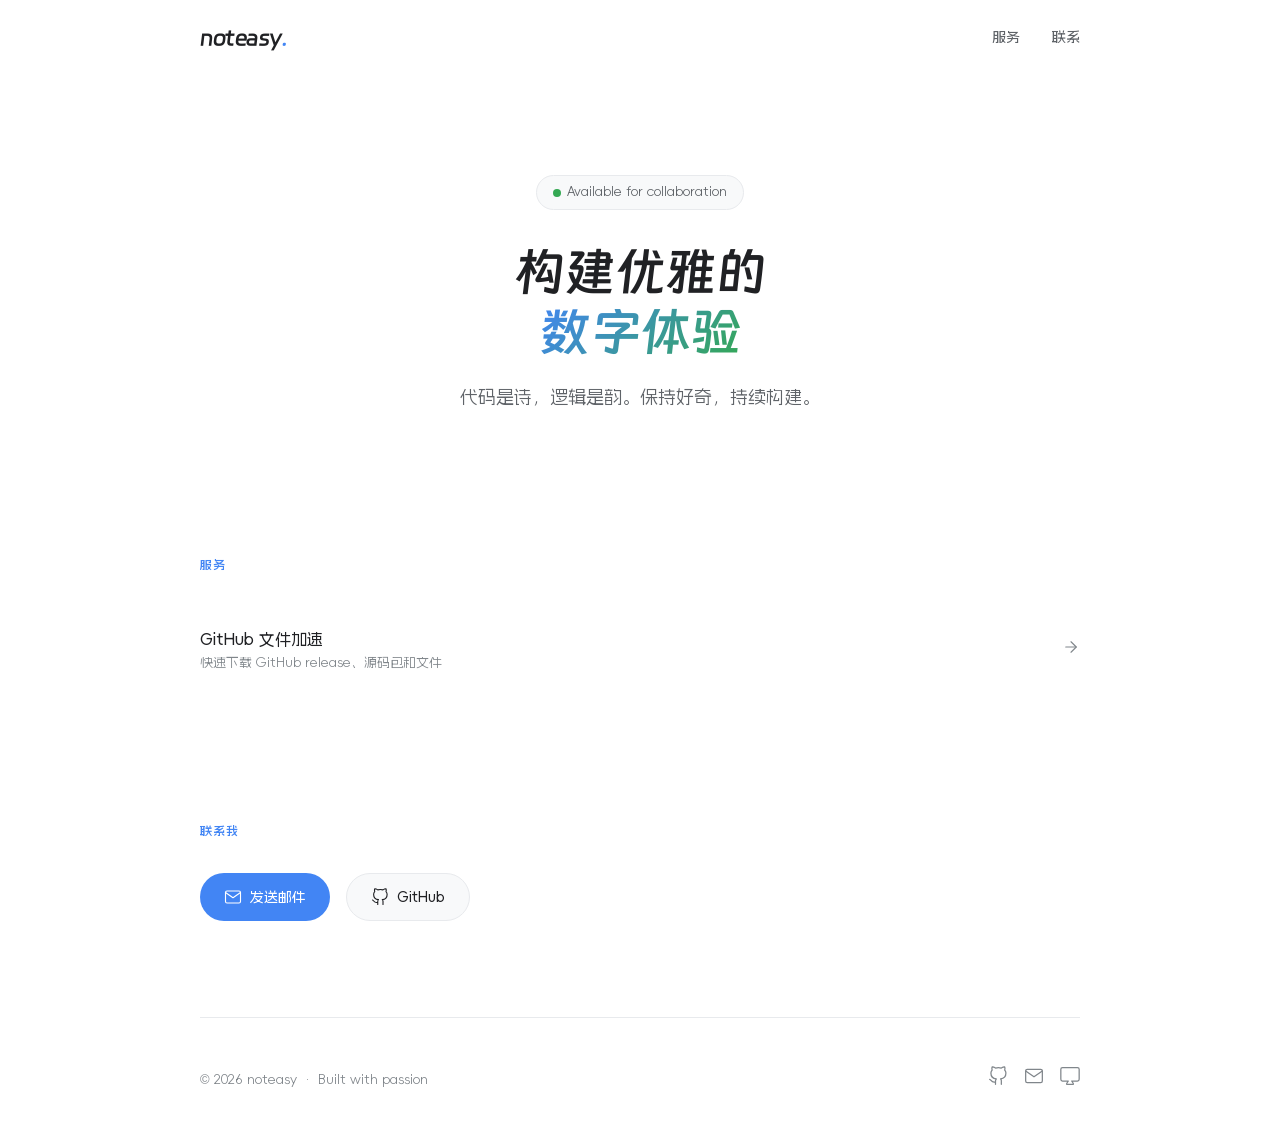
<file: index.html>
<!DOCTYPE html>
<html lang="zh-CN" data-root="/">
<head>
  <meta charset="UTF-8">
  <meta name="viewport" content="width=device-width, initial-scale=1.0">
  <title>noteasy</title>
  <link rel="stylesheet" href="/resource/fonts.css">
  <style>
    *, *::before, *::after { margin: 0; padding: 0; box-sizing: border-box; }

    :root {
      --blue: #4285F4;
      --green: #34A853;
      --yellow: #FBBC05;
      --red: #EA4335;
      --bg: #FFFFFF;
      --surface: #F8F9FA;
      --border: #E8EAED;
      --text-1: #202124;
      --text-2: #5F6368;
      --text-3: #80868B;
      --radius: 12px;
      --easing: cubic-bezier(0.4, 0, 0.2, 1);
    }

    body {
      background: var(--bg);
      color: var(--text-1);
      font-family: "Alimama FangYuanTi", -apple-system, BlinkMacSystemFont, "Segoe UI", Roboto, "Helvetica Neue", Arial, sans-serif;
      line-height: 1.6;
      -webkit-font-smoothing: antialiased;
    }

    .wrap {
      max-width: 960px;
      margin: 0 auto;
      padding: 0 40px;
    }

    /* Nav */
    nav {
      padding: 20px 0;
      display: flex;
      justify-content: space-between;
      align-items: center;
    }

    .brand {
      font-size: 22px;
      font-weight: 500;
      text-decoration: none;
      color: var(--text-1);
      letter-spacing: -0.02em;
      font-family: "DingTalk JinBuTi", "Alimama FangYuanTi", sans-serif;
    }

    .brand span { color: var(--blue); }

    .nav-links { display: flex; gap: 32px; }

    .nav-links a {
      font-size: 14px;
      font-weight: 500;
      color: var(--text-2);
      text-decoration: none;
      transition: color 0.2s;
    }

    .nav-links a:hover { color: var(--blue); }

    /* Hero */
    .hero {
      padding: 100px 0 80px;
      text-align: center;
    }

    .hero-badge {
      display: inline-flex;
      align-items: center;
      gap: 6px;
      background: var(--surface);
      border: 1px solid var(--border);
      border-radius: 100px;
      padding: 6px 16px;
      font-size: 13px;
      color: var(--text-2);
      margin-bottom: 32px;
    }

    .hero-badge .dot {
      width: 8px;
      height: 8px;
      border-radius: 50%;
      background: var(--green);
      animation: blink 2s ease-in-out infinite;
    }

    @keyframes blink {
      0%, 100% { opacity: 1; }
      50% { opacity: 0.4; }
    }

    .hero h1 {
      font-size: 52px;
      font-weight: 400;
      letter-spacing: -0.03em;
      line-height: 1.15;
      margin-bottom: 20px;
      font-family: "DingTalk JinBuTi", "Alimama FangYuanTi", sans-serif;
    }

    .hero h1 .gradient {
      background: linear-gradient(135deg, var(--blue), var(--green));
      -webkit-background-clip: text;
      -webkit-text-fill-color: transparent;
      background-clip: text;
    }

    .hero p {
      font-size: 18px;
      color: var(--text-2);
      max-width: 520px;
      margin: 0 auto;
      line-height: 1.7;
    }

    /* Section */
    .section {
      padding: 64px 0;
    }

    .section-label {
      font-size: 12px;
      font-weight: 600;
      text-transform: uppercase;
      letter-spacing: 0.08em;
      color: var(--blue);
      margin-bottom: 32px;
    }

    /* Services */
    .service-list {
      display: flex;
      flex-direction: column;
    }

    .service-item {
      display: flex;
      align-items: center;
      justify-content: space-between;
      padding: 20px 0;
      border-bottom: 1px solid var(--border);
      text-decoration: none;
      color: inherit;
      transition: padding-left 0.2s var(--easing);
    }

    .service-item:last-child {
      border-bottom: none;
    }

    .service-item:hover {
      padding-left: 8px;
    }

    .service-item:hover .service-name {
      color: var(--blue);
    }

    .service-name {
      font-size: 16px;
      font-weight: 500;
      transition: color 0.2s;
    }

    .service-desc {
      font-size: 13px;
      color: var(--text-3);
    }

    .service-arrow {
      color: var(--text-3);
      transition: transform 0.2s var(--easing), color 0.2s;
    }

    .service-item:hover .service-arrow {
      transform: translateX(4px);
      color: var(--blue);
    }

    .service-arrow svg {
      width: 18px;
      height: 18px;
    }

    /* Links */
    .links-row {
      display: flex;
      gap: 16px;
    }

    .link-btn {
      display: inline-flex;
      align-items: center;
      gap: 8px;
      padding: 12px 24px;
      border-radius: 100px;
      font-size: 14px;
      font-weight: 500;
      text-decoration: none;
      transition: all 0.2s var(--easing);
    }

    .link-btn svg {
      width: 18px;
      height: 18px;
    }

    .link-primary {
      background: var(--blue);
      color: white;
    }

    .link-primary:hover {
      background: #3367D6;
      box-shadow: 0 4px 12px rgba(66,133,244,0.3);
    }

    .link-secondary {
      background: var(--surface);
      color: var(--text-1);
      border: 1px solid var(--border);
    }

    .link-secondary:hover {
      border-color: var(--blue);
      color: var(--blue);
    }

    /* Footer */
    footer {
      padding: 48px 0;
      border-top: 1px solid var(--border);
      margin-top: 32px;
      display: flex;
      justify-content: space-between;
      align-items: center;
    }

    footer p {
      font-size: 13px;
      color: var(--text-3);
    }

    footer p a {
      color: var(--blue);
      text-decoration: none;
    }

    footer p a:hover {
      text-decoration: underline;
    }

    footer .socials {
      display: flex;
      gap: 16px;
    }

    footer .socials a {
      color: var(--text-3);
      transition: color 0.2s;
    }

    footer .socials a:hover { color: var(--text-1); }

    footer .socials svg {
      width: 20px;
      height: 20px;
    }

    @media (max-width: 768px) {
      .wrap { padding: 0 20px; }
      .hero h1 { font-size: 36px; }
      .hero { padding: 64px 0 48px; }
      .links-row { flex-direction: column; }
      footer { flex-direction: column; gap: 16px; text-align: center; }
    }
  </style>
</head>
<body>
  <div class="wrap">
    <div id="nav-placeholder"></div>

    <section class="hero">
      <div class="hero-badge">
        <div class="dot"></div>
        Available for collaboration
      </div>
      <h1>构建优雅的<br><span class="gradient">数字体验</span></h1>
      <p>代码是诗，逻辑是韵。保持好奇，持续构建。</p>
    </section>

    <section class="section" id="services">
      <p class="section-label">服务</p>
      <div class="service-list">
        <a href="/gh-proxy/" class="service-item">
          <div>
            <div class="service-name">GitHub 文件加速</div>
            <div class="service-desc">快速下载 GitHub release、源码包和文件</div>
          </div>
          <div class="service-arrow">
            <svg viewBox="0 0 24 24" fill="none" stroke="currentColor" stroke-width="1.5" stroke-linecap="round" stroke-linejoin="round">
              <line x1="5" y1="12" x2="19" y2="12"/>
              <polyline points="12 5 19 12 12 19"/>
            </svg>
          </div>
        </a>
      </div>
    </section>

    <section class="section" id="contact">
      <p class="section-label">联系我</p>
      <div class="links-row">
        <a href="mailto:3992412947@qq.com" class="link-btn link-primary">
          <svg viewBox="0 0 24 24" fill="none" stroke="currentColor" stroke-width="1.5" stroke-linecap="round" stroke-linejoin="round">
            <path d="M4 4h16c1.1 0 2 .9 2 2v12c0 1.1-.9 2-2 2H4c-1.1 0-2-.9-2-2V6c0-1.1.9-2 2-2z"/>
            <polyline points="22,6 12,13 2,6"/>
          </svg>
          发送邮件
        </a>
        <a href="https://github.com/no-teasy" class="link-btn link-secondary">
          <svg viewBox="0 0 24 24" fill="none" stroke="currentColor" stroke-width="1.5" stroke-linecap="round" stroke-linejoin="round">
            <path d="M9 19c-5 1.5-5-2.5-7-3m14 6v-3.87a3.37 3.37 0 0 0-.94-2.61c3.14-.35 6.44-1.54 6.44-7A5.44 5.44 0 0 0 20 4.77 5.07 5.07 0 0 0 19.91 1S18.73.65 16 2.48a13.38 13.38 0 0 0-7 0C6.27.65 5.09 1 5.09 1A5.07 5.07 0 0 0 5 4.77a5.44 5.44 0 0 0-1.5 3.78c0 5.42 3.3 6.61 6.44 7A3.37 3.37 0 0 0 9 18.13V22"/>
          </svg>
          GitHub
        </a>
      </div>
    </section>

    <div id="footer-placeholder"></div>
  </div>
  <script src="/components.js"></script>
</body>
</html>
</file>
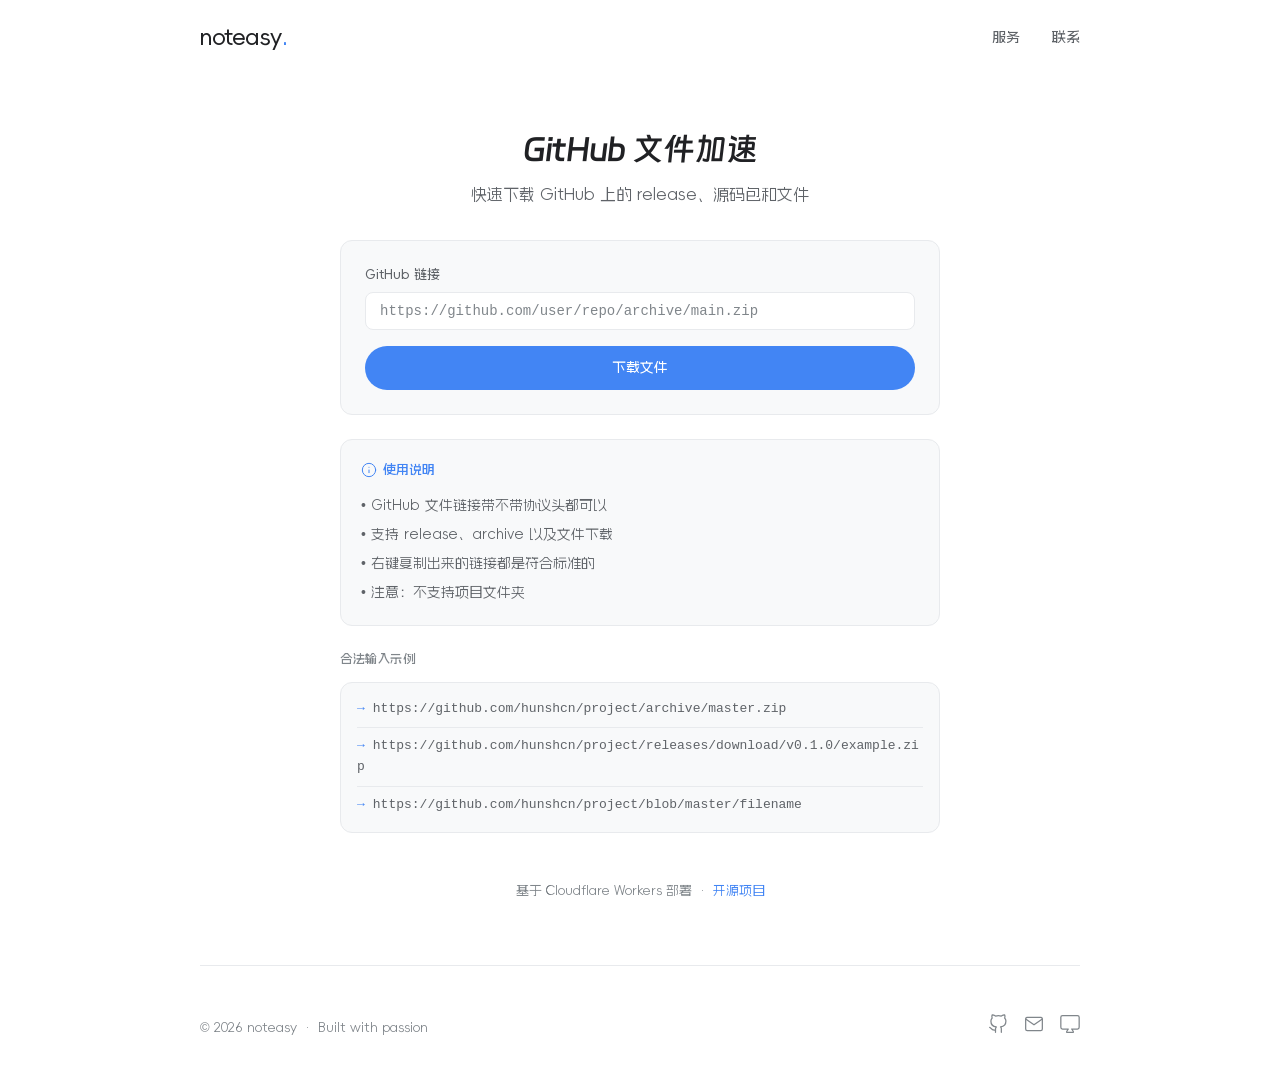
<file: gh-proxy/index.html>
<!DOCTYPE html>
<html lang="zh-Hans" data-root="/">
<head>
  <meta charset="UTF-8">
  <meta name="viewport" content="width=device-width, initial-scale=1.0">
  <title>GitHub 文件加速 - noteasy</title>
  <link rel="stylesheet" href="/resource/fonts.css">
  <style>
    *, *::before, *::after { margin: 0; padding: 0; box-sizing: border-box; }

    :root {
      --blue: #4285F4;
      --green: #34A853;
      --yellow: #FBBC05;
      --red: #EA4335;
      --bg: #FFFFFF;
      --surface: #F8F9FA;
      --border: #E8EAED;
      --text-1: #202124;
      --text-2: #5F6368;
      --text-3: #80868B;
      --radius: 12px;
      --easing: cubic-bezier(0.4, 0, 0.2, 1);
    }

    body {
      background: var(--bg);
      color: var(--text-1);
      font-family: "Alimama FangYuanTi", -apple-system, BlinkMacSystemFont, "Segoe UI", Roboto, "Helvetica Neue", Arial, sans-serif;
      min-height: 100vh;
      line-height: 1.6;
      -webkit-font-smoothing: antialiased;
      display: flex;
      flex-direction: column;
    }

    .wrap {
      max-width: 960px;
      margin: 0 auto;
      padding: 0 40px;
      width: 100%;
      flex: 1;
    }

    /* Nav */
    nav {
      padding: 20px 0;
      display: flex;
      justify-content: space-between;
      align-items: center;
    }

    .brand {
      font-size: 22px;
      font-weight: 500;
      text-decoration: none;
      color: var(--text-1);
      letter-spacing: -0.02em;
    }

    .brand span { color: var(--blue); }

    .nav-links { display: flex; gap: 32px; }

    .nav-links a {
      font-size: 14px;
      font-weight: 500;
      color: var(--text-2);
      text-decoration: none;
      transition: color 0.2s;
    }

    .nav-links a:hover { color: var(--blue); }

    /* Page Header */
    .page-header {
      padding: 48px 0 32px;
      text-align: center;
    }

    .page-header h1 {
      font-size: 32px;
      font-weight: 400;
      letter-spacing: -0.02em;
      margin-bottom: 8px;
      font-family: "DingTalk JinBuTi", "Alimama FangYuanTi", sans-serif;
    }

    .page-header p {
      font-size: 16px;
      color: var(--text-2);
    }

    /* Form Card */
    .form-card {
      background: var(--surface);
      border: 1px solid var(--border);
      border-radius: var(--radius);
      padding: 24px;
      max-width: 600px;
      margin: 0 auto 24px;
    }

    .form-group {
      margin-bottom: 16px;
    }

    .form-label {
      display: block;
      font-size: 13px;
      font-weight: 500;
      color: var(--text-2);
      margin-bottom: 6px;
    }

    .url-input {
      width: 100%;
      padding: 10px 14px;
      font-family: ui-monospace, SFMono-Regular, Menlo, Monaco, Consolas, monospace;
      font-size: 14px;
      background: var(--bg);
      border: 1px solid var(--border);
      border-radius: 8px;
      color: var(--text-1);
      transition: all 0.2s var(--easing);
      outline: none;
    }

    .url-input::placeholder {
      color: var(--text-3);
    }

    .url-input:focus {
      border-color: var(--blue);
      box-shadow: 0 0 0 3px rgba(66,133,244,0.15);
    }

    .submit-btn {
      width: 100%;
      padding: 12px 20px;
      font-family: inherit;
      font-size: 14px;
      font-weight: 500;
      color: white;
      background: var(--blue);
      border: none;
      border-radius: 100px;
      cursor: pointer;
      transition: all 0.2s var(--easing);
      min-height: 44px;
    }

    .submit-btn:hover {
      background: #3367D6;
      box-shadow: 0 4px 12px rgba(66,133,244,0.3);
    }

    .submit-btn:active {
      transform: translateY(0);
    }

    /* Info Section */
    .info-section {
      background: var(--surface);
      border: 1px solid var(--border);
      border-radius: var(--radius);
      padding: 20px;
      max-width: 600px;
      margin: 0 auto 24px;
    }

    .info-title {
      display: flex;
      align-items: center;
      gap: 6px;
      font-size: 13px;
      font-weight: 600;
      color: var(--blue);
      margin-bottom: 12px;
    }

    .info-title svg {
      width: 16px;
      height: 16px;
    }

    .info-text {
      font-size: 14px;
      color: var(--text-2);
      line-height: 1.8;
    }

    .info-text p {
      margin-bottom: 4px;
    }

    .info-text p:last-child {
      margin-bottom: 0;
    }

    /* Examples */
    .examples-section {
      max-width: 600px;
      margin: 0 auto;
    }

    .examples-title {
      font-size: 12px;
      font-weight: 600;
      color: var(--text-3);
      text-transform: uppercase;
      letter-spacing: 0.05em;
      margin-bottom: 12px;
    }

    .examples-list {
      list-style: none;
      background: var(--surface);
      border: 1px solid var(--border);
      border-radius: var(--radius);
      padding: 16px;
    }

    .examples-list li {
      font-family: ui-monospace, SFMono-Regular, Menlo, Monaco, Consolas, monospace;
      font-size: 13px;
      color: var(--text-2);
      padding: 8px 0;
      border-bottom: 1px solid var(--border);
      word-break: break-all;
    }

    .examples-list li:last-child {
      border-bottom: none;
      padding-bottom: 0;
    }

    .examples-list li:first-child {
      padding-top: 0;
    }

    .examples-list li::before {
      content: "→";
      margin-right: 8px;
      color: var(--blue);
    }

    /* Footer */
    footer {
      padding: 48px 0;
      border-top: 1px solid var(--border);
      margin-top: 64px;
      display: flex;
      justify-content: space-between;
      align-items: center;
    }

    footer p {
      font-size: 13px;
      color: var(--text-3);
    }

    footer p a {
      color: var(--blue);
      text-decoration: none;
    }

    footer p a:hover {
      text-decoration: underline;
    }

    footer .socials {
      display: flex;
      gap: 16px;
    }

    footer .socials a {
      color: var(--text-3);
      transition: color 0.2s;
    }

    footer .socials a:hover { color: var(--text-1); }

    footer .socials svg {
      width: 20px;
      height: 20px;
    }

    @media (max-width: 768px) {
      .wrap { padding: 0 20px; }
      .page-header h1 { font-size: 24px; }
      footer { flex-direction: column; gap: 16px; text-align: center; }
    }
  </style>
</head>
<body>
  <div class="wrap">
    <div id="nav-placeholder"></div>

    <div class="page-header">
      <h1>GitHub 文件加速</h1>
      <p>快速下载 GitHub 上的 release、源码包和文件</p>
    </div>

    <div class="form-card">
      <form action="./" method="get" target="_blank" onsubmit="toSubmit(event)">
        <div class="form-group">
          <label class="form-label" for="url-input">GitHub 链接</label>
          <input 
            class="url-input" 
            id="url-input"
            name="q" 
            type="text" 
            placeholder="https://github.com/user/repo/archive/main.zip"
            pattern="^((https|http):\/\/)?(github\.com\/.+?\/.+?\/(?:releases|archive|blob|raw|suites)|((?:raw|gist)\.(?:githubusercontent|github)\.com))\/.+$" 
            required
          >
        </div>
        <button type="submit" class="submit-btn">下载文件</button>
      </form>
    </div>

    <div class="info-section">
      <div class="info-title">
        <svg viewBox="0 0 24 24" fill="none" stroke="currentColor" stroke-width="1.5" stroke-linecap="round" stroke-linejoin="round">
          <circle cx="12" cy="12" r="10"/>
          <path d="M12 16v-4"/>
          <path d="M12 8h.01"/>
        </svg>
        使用说明
      </div>
      <div class="info-text">
        <p>• GitHub 文件链接带不带协议头都可以</p>
        <p>• 支持 release、archive 以及文件下载</p>
        <p>• 右键复制出来的链接都是符合标准的</p>
        <p>• 注意：不支持项目文件夹</p>
      </div>
    </div>

    <div class="examples-section">
      <div class="examples-title">合法输入示例</div>
      <ul class="examples-list">
        <li>https://github.com/hunshcn/project/archive/master.zip</li>
        <li>https://github.com/hunshcn/project/releases/download/v0.1.0/example.zip</li>
        <li>https://github.com/hunshcn/project/blob/master/filename</li>
      </ul>
    </div>

    <div style="text-align:center;margin-top:48px;">
      <p style="font-size:13px;color:var(--text-3);">基于 Cloudflare Workers 部署 · <a href="https://github.com/hunshcn/gh-proxy" style="color:var(--blue);text-decoration:none;">开源项目</a></p>
    </div>

    <div id="footer-placeholder"></div>
  </div>
  <script src="/components.js"></script>
  <script>
    function toSubmit(event) {
      event.preventDefault();
      window.open(location.href.substr(0, location.href.lastIndexOf('/') + 1) + document.getElementsByName('q')[0].value);
      return false;
    }
  </script>
</body>
</html>
</file>
<file: resource/fonts.css>
@font-face {
  font-family: "DingTalk JinBuTi";
  src: url("/resource/dingtalk/DingTalkJinBuTi-Regular.woff2") format("woff2");
  font-weight: 400;
  font-style: normal;
  font-display: swap;
}

@font-face {
  font-family: "Alimama FangYuanTi";
  src: url("/resource/alimama/AlimamaFangYuanTiVF.woff2") format("woff2");
  font-weight: 100 900;
  font-style: normal;
  font-display: swap;
}
</file>
